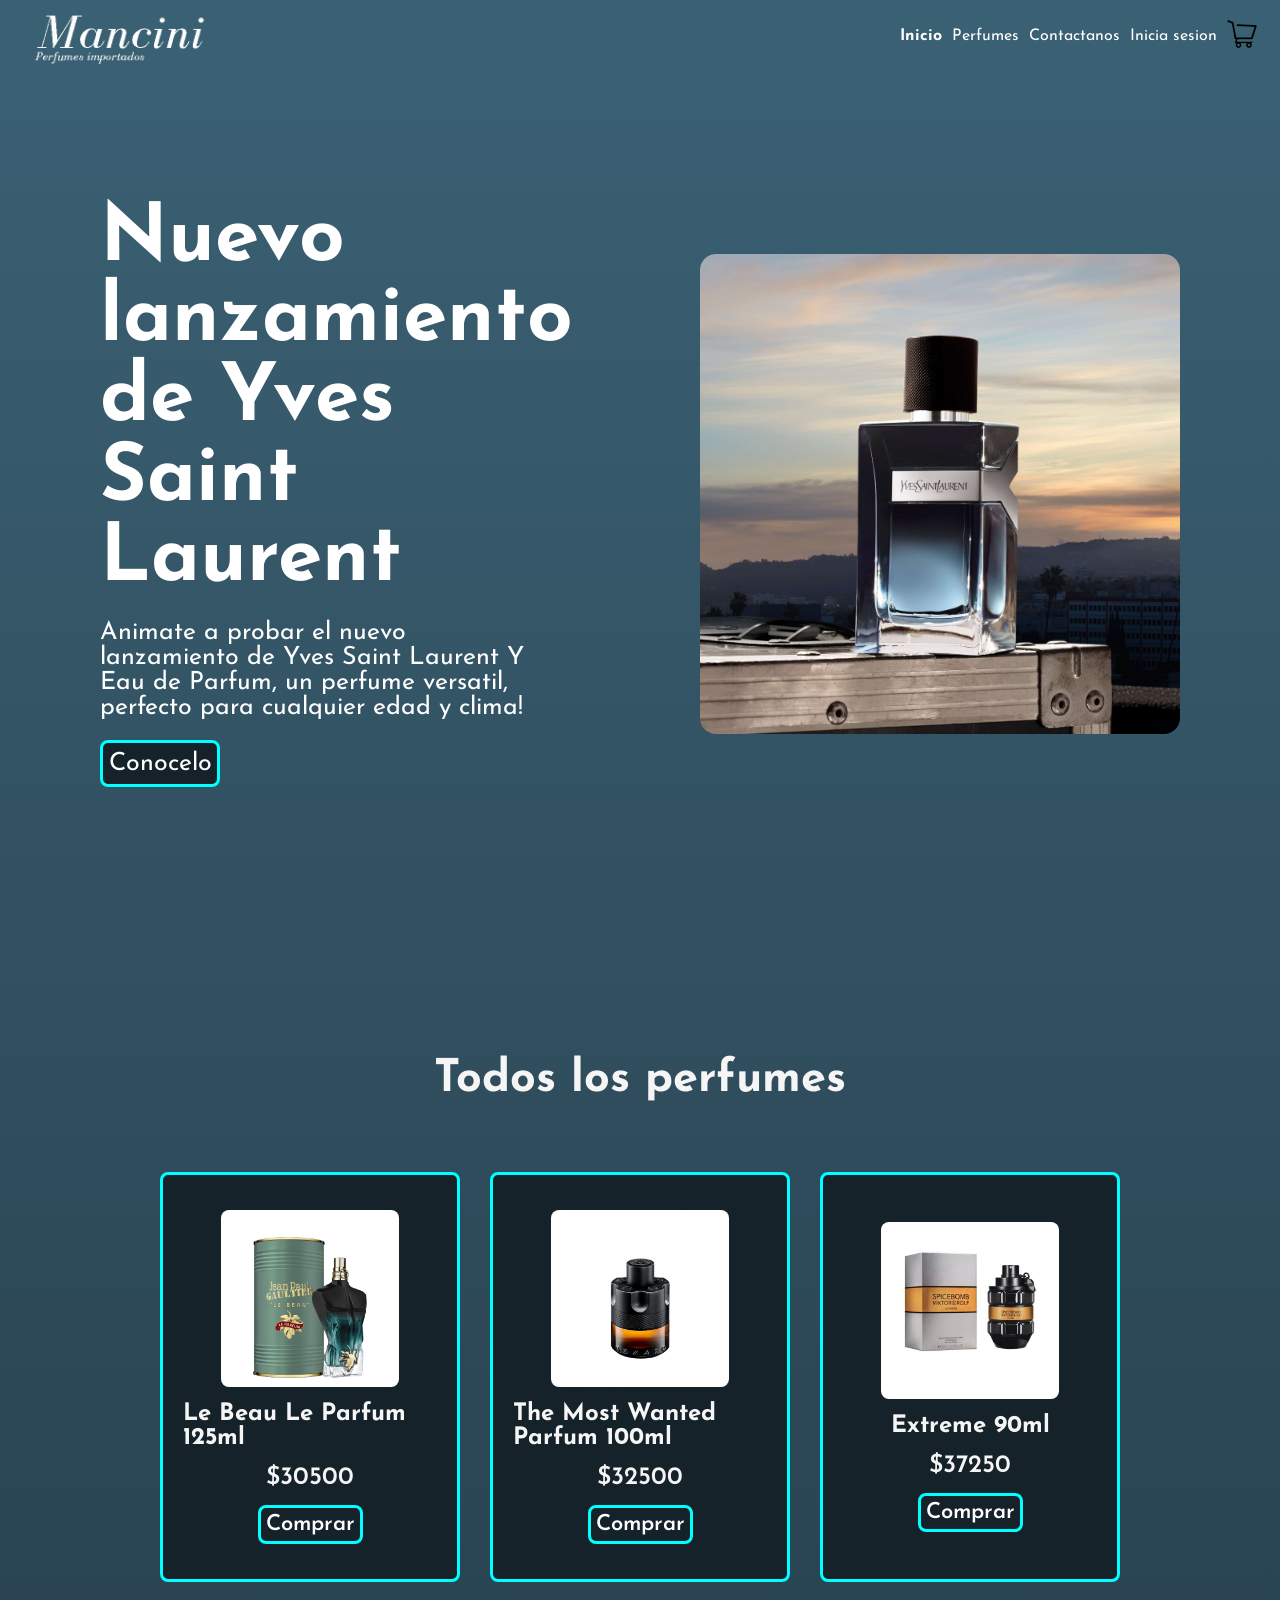
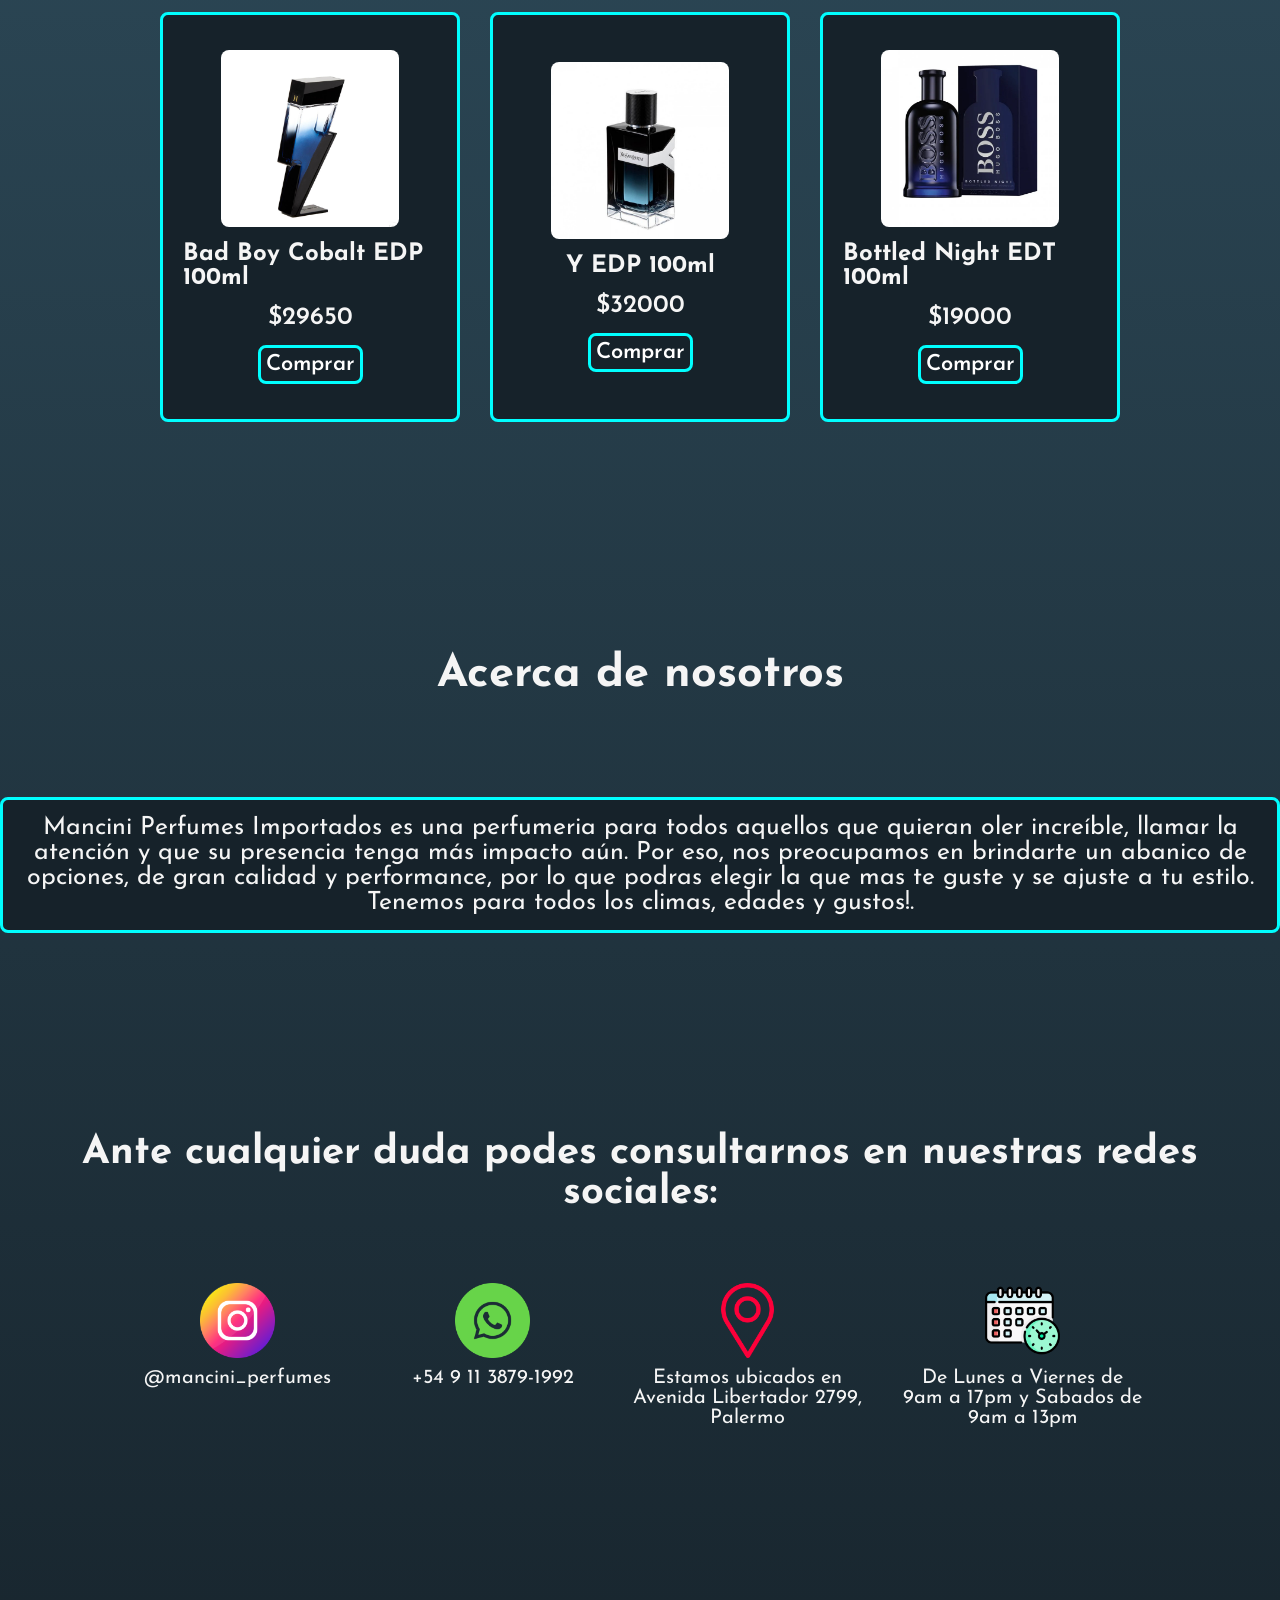
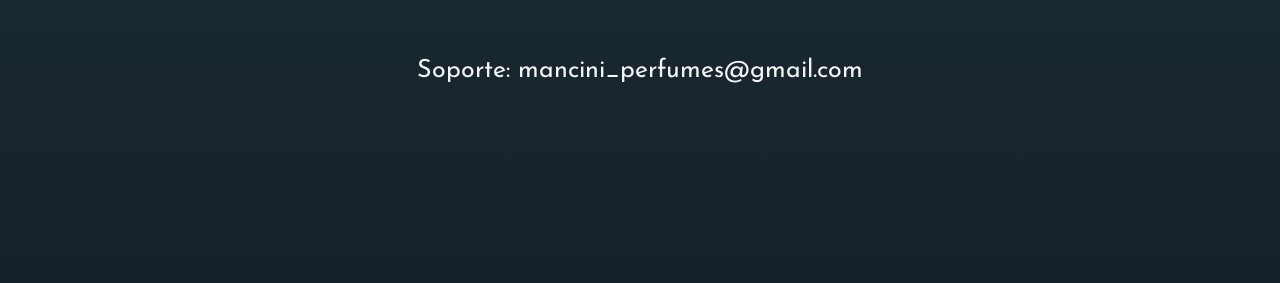
<file: index.html>
<!DOCTYPE html>
<html lang="en">
<head>
    <meta charset="UTF-8">
    <meta http-equiv="X-UA-Compatible" content="IE=edge">
    <meta name="viewport" content="width=device-width, initial-scale=1.0">
    <title>Mancini Perfumes Importados</title>
    <link rel="stylesheet" href="assets/style.css">
    <link rel="stylesheet" href="/assets/mediaquieries.css">
</head>
<body>
    <header> 
        <img src="/assets/img/logoint.png" alt="logoint" class="logo-h">

        <nav class="navbar">
            <label for="menu-toggle" class="menu-label">
                <img src="./assets/img/menuhamburguesa.png" alt="menu" class="menu-icon">
            </label>
            <input type="checkbox" id="menu-toggle">
            <ul class="navbar-list">
                <li><a href="./index.html">Inicio</a></li>
                <li><a href="#products">Perfumes</a></li>
                <li><a href="#contactanos-section">Contactanos</a></li>
                <li><a href="./inicio-de-sesion.html">Inicia sesion</a></li>
            </ul>

            <label for="cart-toggle" class="cart-label">
                <div class="cart-icon"><img src="./assets/img/carrito-removebg-preview.png" alt="carrito de compras"></div>
            </label>
            <input type="checkbox" id="cart-toggle">
            <div class="cart" id="cartBox">                
                <h2>Tus perfumes!</h2>
                <!-- productos -->
                <!-- <div class="cart-item">
                    <img src="./assets/img/perfumes/142495-b-le-beau-le-parfum-edp-125ml_1.jpg" alt="le beau">
                    <div class="item-info">
                        <h2 class="product-title">Le Beau Le Parfum</h2>
                        <h3 class="product-brand">Jean Paul Gaultier</h3>
                        <p class="price">$30.500</p>
                    </div>
                    <div class="quantity-handler">
                        <span class="quantity-minus">-</span>
                        <span class="quantity-total">1</span>
                        <span class="quantity-plus">+</span>
                    </div>
                </div>

                <div class="cart-item">
                    <img src="./assets/img/perfumes/131161-a-y-edp-100ml_1_1.jpg" alt="le beau">
                    <div class="item-info">
                        <h2 class="product-title">Y EDP</h2>
                        <h3 class="product-brand">Yves Saint Laurent</h3>
                        <p class="price">$32.000</p>
                    </div>
                    <div class="quantity-handler">
                        <span class="quantity-minus">-</span>
                        <span class="quantity-total">1</span>
                        <span class="quantity-plus">+</span>
                    </div>
                </div>

                <div class="cart-item">
                    <img src="./assets/img/perfumes/hugo-boss-boss-bottled-night-eau-de-toilette-200ml.jpg" alt="le beau">
                    <div class="item-info">
                        <h2 class="product-title">Bottled Night</h2>
                        <h3 class="product-brand">Hugo Boss</h3>
                        <p class="price">$19.000</p>
                    </div>
                    <div class="quantity-handler">
                        <span class="quantity-minus">-</span>
                        <span class="quantity-total">1</span>
                        <span class="quantity-plus">+</span>
                    </div>
                </div> -->
                <span class="end-cart-list"></span>
                <div class="total-cart">
                    <p>Total:$</p>
                    <span>0</span>
                </div>
                <button class="btn-buy">Comprar</button>
            </div>
        </nav>
    </header>
    <main>
        <section id="hero">
            <div class="hero-text">
                <h1>Nuevo lanzamiento de Yves Saint Laurent</h1>
                <p>Animate a probar el nuevo lanzamiento de Yves Saint Laurent Y Eau de Parfum, un perfume versatil, perfecto para cualquier edad y clima!</p>
                <a href="#y-edp">Conocelo</a>
            </div>
            <div class="hero-card"><img src="./assets/img/hero-y-edp.jpg" alt="Y edp hero" class="Y-hero"></div>
        </section>

        <section id="products">
            <div class="titles"><h2 class="title-product">Todos los perfumes</h2></div>
            <div class="perfumes">
                    <!-- <div class="le-beau">
                        <img src="./assets/img/perfumes/142495-b-le-beau-le-parfum-edp-125ml_1.jpg" alt="lebeau" class="le-beau-le-parfum">
                        <h2 class="lebeau-title">Jean Paul Gaultier Le Beau Le Parfum 125ml</h2>
                        <p class="lebeau-price">$30.500</p>
                        <a href="#" class="BuyBtn">Comprar</a>
                    </div>

                    <div class="azzaro">
                        <img src="./assets/img/perfumes/azzaro-the-most-wanted-parfum-50ml.jpg" alt="mw" class="azzaromw">
                        <h2 class="azzaromw-title">Azzaro The Most Wanted Parfum 100ml</h2>
                        <p class="azzaromw-price">$32.500</p>
                        <a href="#" class="BuyBtn">Comprar</a>
                    </div>

                    <div class="spicebomb">
                        <img src="./assets/img/perfumes/spicebombextreme.jpg" alt="" class="spicebombex">
                        <h2 class="spicebomb-title">Spicebomb Extreme 90ml</h2>
                        <p class="spicebomb-price">$37.250</p>
                        <a href="#" class="BuyBtn">Comprar</a>
                    </div>

                    <div class="ch">
                        <img src="./assets/img/perfumes/142868-a-bad-boy-cobalt-edp-150ml_2.jpg" alt="chbb" class="bad-boy">
                        <h2 class="bad-boy-title">CH Bad Boy Cobalt EDP 100ml</h2>
                        <p class="bad-boy-price">$29.650</p>
                        <a href="#" class="BuyBtn">Comprar</a>
                    </div>
                
                    <div id="y-edp">
                        <img src="./assets/img/perfumes/131161-a-y-edp-100ml_1_1.jpg" alt="ysledp" class="ysl-y">
                        <h2 class="ysl-y-title">Yves Saint Laurent Y EDP 100ml</h2>
                        <p class="ysl-y-price">$32.000</p>
                        <a href="#" class="BuyBtn">Comprar</a>
                    </div>

                    <div class="hugo-boss">
                        <img src="./assets/img/perfumes/hugo-boss-boss-bottled-night-eau-de-toilette-200ml.jpg" alt="" class="bottled">
                        <h2 class="bottled-title">Hugo Boss Bottled Night EDT 100ml</h2>
                        <p class="bottled-price">$19.000</p>
                        <a href="#" class="BuyBtn">Comprar</a>
                    </div> -->
            </div>
        </section>

        <section id="about-us">
            <h2 class="about-us-title">Acerca de nosotros</h2>
            <p class="about-us-text">Mancini Perfumes Importados es una perfumeria para todos aquellos que quieran oler increíble, llamar la atención y que su presencia tenga más impacto aún.
                Por eso, nos preocupamos en brindarte un abanico de opciones, de gran calidad y performance, por lo que podras elegir la que mas te guste y se ajuste a tu estilo.
                Tenemos para todos los climas, edades y gustos!.</p>
        </section>

        <section id="contactanos-section">
            <h2 class="contacto-title">Ante cualquier duda podes consultarnos en nuestras redes sociales:</h2>
            <div class="redes">    
                <div class="instagram">   
                    <img src="./assets/img/logos-redes/3955024.png" alt="logoig" class="logo-insta">
                    <p class="texto-insta">@mancini_perfumes</p>
                </div>
                <div class="whatsapp">
                    <img src="./assets/img/logos-redes/whatsapp.png" alt="logowpp" class="logo-whatsapp">
                    <p class="texto-whatsapp">+54 9 11 3879-1992</p>
                </div>
                <div class="localizacion">
                    <img src="./assets/img/logos-redes/1001022.png" alt="" class="location">
                    <p class="direccion">Estamos ubicados en Avenida Libertador 2799, Palermo</p>
                </div>
                <div class="horarios">
                    <img src="./assets/img/logos-redes/2802888.png" alt="" class="horaydia">
                    <p>De Lunes a Viernes de 9am a 17pm y Sabados de 9am a 13pm</p>
                </div>
            </div>
        </section>
        <footer><p>Soporte: mancini_perfumes@gmail.com</p></footer>
        <div class="product-confirm"></div>
    </main>
    <script src="./assets/data.js"></script>
    <script src="./index.js"></script>  
</body>
</html>
</file>
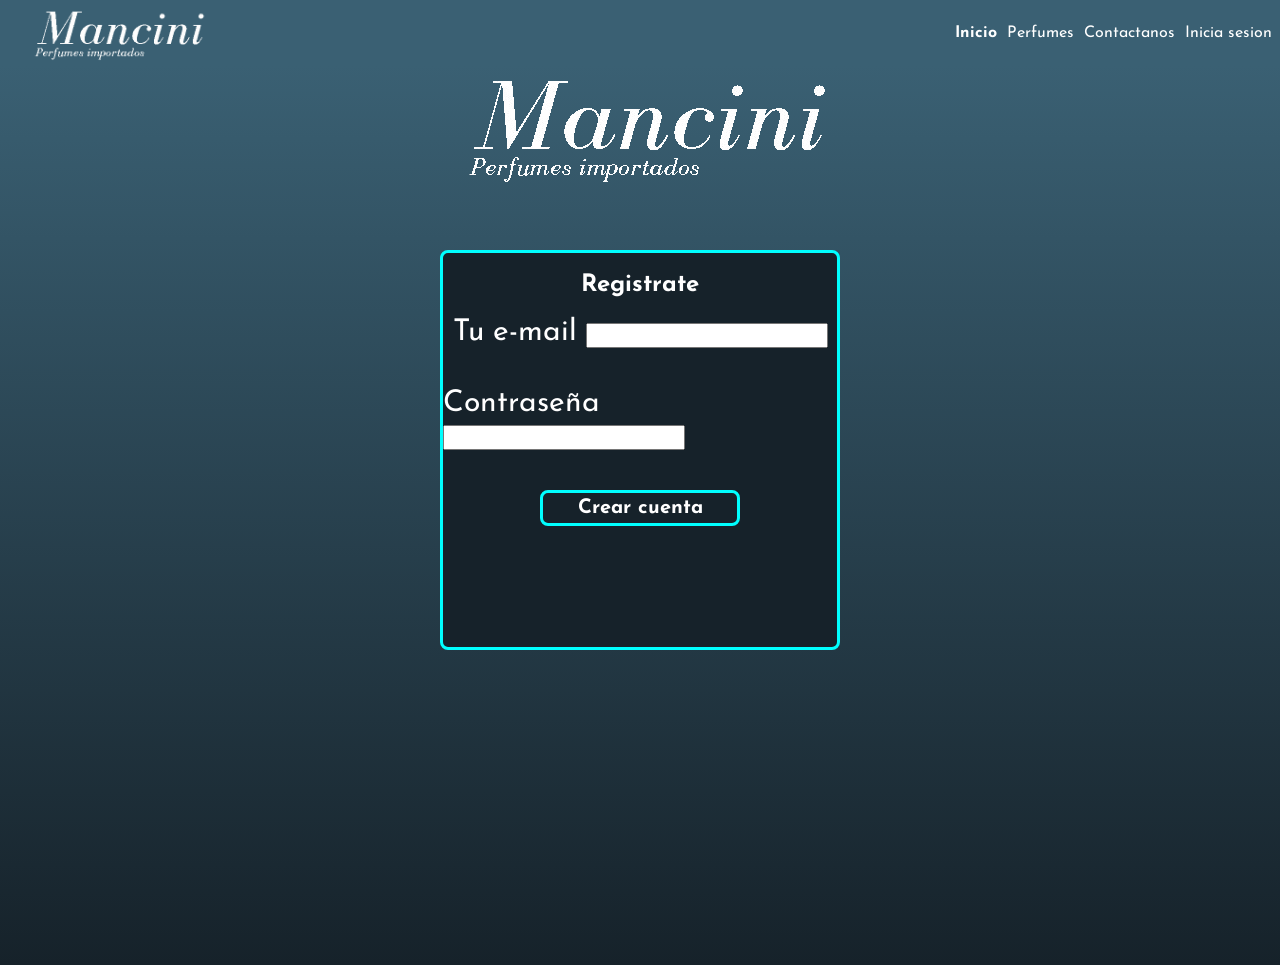
<file: registro.html>
<!DOCTYPE html>
<html lang="en">
<head>
    <meta charset="UTF-8">
    <meta http-equiv="X-UA-Compatible" content="IE=edge">
    <meta name="viewport" content="width=device-width, initial-scale=1.0">
    <title>Mancini Perfumes Importados</title>
    <link rel="stylesheet" href="assets/style.css">
    <link rel="stylesheet" href="/assets/mq_sign_in.css">
</head>
<body>
    <header> 
        <img src="/assets/img/logoint.png" alt="logoint" class="logo-h">

        <nav class="navbar">
            <label for="menu-toggle" class="menu-label">
                <img src="./assets/img/menuhamburguesa.png" alt="menu" class="menu-icon">
            </label>
            <input type="checkbox" id="menu-toggle">
            <ul class="navbar-list">
                <li><a href="./index.html">Inicio</a></li>
                <li><a href="#products">Perfumes</a></li>
                <li><a href="#contactanos-section">Contactanos</a></li>
                <li><a href="./inicio-de-sesion.html">Inicia sesion</a></li>
            </ul>
        </nav>
    </header>
    <section id="registro">
        <div class="logo-inicio-sesion"><img src="./assets/img/logoint.png" alt="logomancini"></div>
        <div class="formulario">
            <h1>Registrate</h1>
            <form method="post">
                <div class="e-mail">
                    <label for="email">Tu e-mail</label>
                    <input type="email" id="email" required>
                </div>
                <div class="contraseña">
                    <label for="password">Contraseña</label>
                    <input type="password" id="password" required>
                </div>
                <a href="./index.html" class="sign-up">Crear cuenta</a>
            </form>
        </div>
    </section>    
</body>
</html>
</file>
<file: assets/style.css>
@import url('https://fonts.googleapis.com/css2?family=Josefin+Sans:ital,wght@0,100;0,200;0,300;0,400;0,500;0,600;0,700;1,100;1,200;1,300;1,400;1,500;1,600;1,700&display=swap');

:root{
    --background-color-header: #3A6073;
    --background-color-main:#16222A;
}

*{
    margin: 0;
    padding: 0;
    box-sizing: border-box;
    text-decoration: none;
    list-style-type: none;
    font-family: 'Josefin Sans', sans-serif;
}

html {
    scroll-behavior: smooth;
    transition: transform 0.6s;
}

body::-webkit-scrollbar{
    display: none;
}

/* Header */

 header{
    margin-top: 0;
    width: 100%;
    display: flex;
    background:#3A6073;
    justify-content: space-between;
    align-items: center;
    max-height: 65px;
    padding: 0rem 0.5rem 0rem 1rem;
    position: sticky;
    top: 0;
    z-index: 1
}

.navbar,.navbar-list{
    display: flex;
    align-items: center;
    justify-content: center;
    flex-direction: row;
}

.navbar{
    gap: 10px;
}

.navbar-list{
    gap: 10px;
}

.navbar-list a{
    color: white;
    cursor: pointer;
}

.navbar-list li:first-child{
    font-weight: 900;
}

.logo-h{
    width: 200px;
    padding: 0.5rem;
    cursor: pointer;
}

#menu-toggle, .menu-label{
    display: none;
}

#cart-toggle{
    display: none;
}

#cart-toggle:checked + .cart{
    display: flex;
}

.cart-icon{
    width: 45px;
    padding-right:30px;
}

.cart-icon img{
    width: 30px;
    cursor: pointer;
  }

.cart{
    position: absolute;
    top: 65px;
    right: 0;
    padding: 50px 5px;
    background: -webkit-linear-gradient(to bottom, #3A6073, #16222A);
    background: linear-gradient(to bottom, #3A6073, #16222A);
    border: 3px solid aqua;
    border-top: 0px;
    border-radius: 0.5rem;
    display: flex;
    flex-direction: column;
    align-items: center;
    gap: 20px;
    z-index: 2;
    overflow-y: scroll;
    display: none;
    /* max-height: 700px; */
}

.cart::-webkit-scrollbar{
    display: none;
}

.cart h2{
    color: white;
    font-weight: 800;
}

.cart-item{
    color: white;
    display: flex;
    align-items: center;
    justify-content: space-between;
    gap: 10px;
    border: 3px solid aquamarine;
    border-radius: 0.5rem;
    padding: 5px;
    width: 320px;
}

.cart-item h2{
    font-size: 17px;
    font-weight: 900;
}

.cart-item h3{
    font-size: 15px;
    font-weight: 500;
}

.cart-item img{
    width: 75px;
}

.quantity-handler{
    display: flex;
    align-items: center;
    justify-content: center;
    gap: 15px;
}

.quantity-minus{
    font-size: 30px;
    border: 3px solid aquamarine;
    padding-left: 10px;
    padding-right: 10px;
    border-radius: 0.5rem;
}

.quantity-plus{
    font-size: 30px;
    border: 3px solid aquamarine;
    padding-left: 6px;
    padding-right: 6px;
    border-radius: 0.5rem;
}

.quantity-total{
    font-size: 20px;
}

.end-cart-list{
    width: 350px;
    height: 3px;
    background: aquamarine;
}

.total-cart{
    display: flex;
    align-items: left;
    color: white;
    font-size: 20px;
    font-weight: 600;
}

.btn-buy{
    background: #16222A;
    color: white;
    width: 150px;
    height: 35px;
    align-items: center;
    justify-content: center;
    font-size: 20px;
    font-weight: 700;
    border:3px solid aquamarine;
    border-radius: 0.5rem;
    cursor: pointer;
}

/* Main */

main{
    background: #16222A;
    background: -webkit-linear-gradient(to bottom, #3A6073, #16222A);
    background: linear-gradient(to bottom, #3A6073, #16222A);
    display: flex;
    flex-direction: column;
    color: whitesmoke;
    align-items: center;
    justify-content: center;
    width: 100%;
    gap: 200px;
}

/* Hero */

#hero{
    display: flex;
    margin-top: 65px;
    padding: 70px 0px;
    max-width: 1200px;
    justify-content:center;
    align-items:center;
    flex-wrap: wrap;
}

.hero-text{
    display: flex;
    flex-direction: column;
    gap: 20px;
    max-width: 50%;
}

.hero-text h1{
    font-size: 80px;
    width: 85%;
    min-width: 500px;
    font-weight: 800;
    color: white;
}

.hero-text p{
    font-size: 25px;
    width: 75%;
    color: white;

}

.hero-text a{
    color: white;
    font-size: 25px;
    background-color: #16222A;
    border: solid 3px aqua;
    width: 120px;
    padding: 8px 0px;
    border-radius: 0.5rem;
    text-align: center;
}

.hero-card{
    width: 40%;
    display: flex;
    justify-content: center;
}

.Y-hero{
    width: 100%;
    border-radius: 1rem;
}

.titles{
    display: flex;
    flex-direction: column;
    font-size: 30px;
}

#products{
    flex-direction: column;
    display: flex;
    align-items: center;
    gap: 40px;
    width: 100vw;
}

.perfumes{

    display: grid;
    justify-content: center;
    grid-template-columns: 400px 400px 400px;
    width: 80%;
    margin: 0 auto;

    padding: 30px;

    gap: 30px;
}

.le-beau{
    display: flex;
    flex-direction: column;
    align-items: center;
    justify-content: center;
    border: 3px solid aqua;
    border-radius: 0.5rem;
    width: 400px;
    height: 500px;
    padding: 20px;
    gap: 15px;
    background-color: #16222A;
    transition: transform 0.6s;
    cursor: pointer;
}

.le-beau:hover{
    transform: scale(1.1)
}

.le-beau p{
    font-size: 25px;
    font-weight: 600;
}

.le-beau a{
    border: 3px solid aqua;
    background-color: #16222A;
    color: white;
    padding: 5px;
    font-size: 22px;
    font-weight: 600;
    border-radius: 0.5rem;
}

.le-beau img{
    width: 70%;
    border-radius: 0.5rem;
}

.azzaro{
    display: flex;
    flex-direction: column;
    align-items: center;
    justify-content: center;
    border: 3px solid aqua;
    border-radius: 0.5rem;
    width: 400px;
    height: 500px;
    padding: 20px;
    gap: 15px;
    background-color: #16222A;
    transition: transform 0.6s;
    cursor: pointer;
}

.azzaro:hover{
    transform: scale(1.1)
}

.azzaro p{
    font-size: 25px;
    font-weight: 600;
}

.azzaro a{
    border: 3px solid aqua;
    background-color: #16222A;
    color: white;
    padding: 5px;
    font-size: 22px;
    font-weight: 600;
    border-radius: 0.5rem;
}

.azzaro img{
    width: 70%;
    border-radius: 0.5rem;
}

.spicebomb{
    display: flex;
    flex-direction: column;
    align-items: center;
    justify-content: center;
    border: 3px solid aqua;
    border-radius: 0.5rem;
    width: 400px;
    height: 500px;
    padding: 20px;
    gap: 15px;
    background-color: #16222A;
    transition: transform 0.6s;
    cursor: pointer;
}

.spicebomb:hover{
    transform: scale(1.1)
}

.spicebomb p{
    font-size: 25px;
    font-weight: 600;
}

.spicebomb a{
    border: 3px solid aqua;
    background-color: #16222A;
    color: white;
    padding: 5px;
    font-size: 22px;
    font-weight: 600;
    border-radius: 0.5rem;
}

.spicebomb img{
    width: 70%;
    border-radius: 0.5rem;
}

.ch{
    display: flex;
    flex-direction: column;
    align-items: center;
    justify-content: center;
    border: 3px solid aqua;
    border-radius: 0.5rem;
    width: 400px;
    height: 500px;
    padding: 20px;
    gap: 15px;
    background-color: #16222A;
    transition: transform 0.6s;
    cursor: pointer;
}

.ch:hover{
    transform: scale(1.1)
}

.ch p{
    font-size: 25px;
    font-weight: 600;
}

.ch a{
    border: 3px solid aqua;
    background-color: #16222A;
    color: white;
    padding: 5px;
    font-size: 22px;
    font-weight: 600;
    border-radius: 0.5rem;
}

.ch img{
    width: 75%;
    border-radius: 0.5rem;
}

#y-edp{
    display: flex;
    flex-direction: column;
    align-items: center;
    justify-content: center;
    border: 3px solid aqua;
    border-radius: 0.5rem;
    width: 400px;
    height: 500px;
    padding: 20px;
    gap: 15px;
    background-color: #16222A;
    transition: transform 0.6s;
    cursor: pointer;
}

#y-edp:hover{
    transform: scale(1.1)
}

#y-edp p{
    font-size: 25px;
    font-weight: 600;
}

#y-edp a{
    border: 3px solid aqua;
    background-color: #16222A;
    color: white;
    padding: 5px;
    font-size: 22px;
    font-weight: 600;
    border-radius: 0.5rem;
}

#y-edp img{
    width: 75%;
    border-radius: 0.5rem;
}

.hugo-boss{
    display: flex;
    flex-direction: column;
    align-items: center;
    justify-content: center;
    border: 3px solid aqua;
    border-radius: 0.5rem;
    width: 400px;
    height: 500px;
    padding: 20px;
    gap: 15px;
    background-color: #16222A;
    transition: transform 0.6s;
    cursor: pointer;
}

.hugo-boss:hover{
    transform: scale(1.1)
}

.hugo-boss p{
    font-size: 25px;
    font-weight: 600;
}

.hugo-boss a{
    border: 3px solid aqua;
    background-color: #16222A;
    color: white;
    padding: 5px;
    font-size: 22px;
    font-weight: 600;
    border-radius: 0.5rem;
}

.hugo-boss img{
    width: 75%;
    border-radius: 0.5rem;
}

#about-us{
    display: flex;
    flex-direction: column;
    justify-content: center;
    text-align: center;
    gap: 100px;
    max-width: 1400px;
}

#about-us h2{
    font-size: 45px;
}

.about-us-text{
    font-size: 25px;
    text-align: center;
    background-color: #16222A;
    padding: 15px;
    border: 3px solid aqua;
    border-radius: 0.5rem;
    max-width: 100%;
}

/* Inicio de parte de "inicia de sesion/registrate" */

#iniciosesion{
    display: flex;
    flex-direction: column;
    flex-wrap: wrap;
    width: 100vw;
    height: 100vh;
    background: #16222A;
    background: -webkit-linear-gradient(to bottom, #3A6073, #16222A);
    background: linear-gradient(to bottom, #3A6073, #16222A);
}

.logo-inicio-sesion{
    display: flex;
    justify-content: center;
    top: 0;
}

.formulario{
    position:absolute;
    top: 50%;
    left: 50%;
    transform: translate(-50%, -50%);
    width: 400px;
    height: 400px;
    background:#16222A;
    border: solid 3px aqua;
    border-radius: 0.5rem;
    color: white;
}

.formulario h1{
    text-align: center;
    padding: 20px 0px 20px 0px;
}

.formulario form{
    display: flex;
    flex-direction: column;
    align-items: center;
    justify-content: center;
    gap: 40px;
    font-size: 30px;
}

#email{
    justify-content: center;
    align-items: center;
    height: 25px;
    font-size: 20px;
}

#password{
    justify-content: center;
    align-items: center;
    height: 25px;
    font-size: 20px;
}

.registrarse{
    text-align: center;
}

.sign-in{
    height: 30px;
    width: 200px;
    font-size: 20px;
    font-weight: 700;
    background: #16222A;
    border: 3px solid aqua;
    border-radius: 0.5rem;
    padding: 5px 0px 25px 35px;
    color: white;
}

#registro{
    display: flex;
    flex-direction: column;
    flex-wrap: wrap;
    width: 100vw;
    height: 100vh;
    background: #16222A;
    background: -webkit-linear-gradient(to bottom, #3A6073, #16222A);
    background: linear-gradient(to bottom, #3A6073, #16222A);
}

.sign-up{
    height: 30px;
    width: 200px;
    font-size: 20px;
    font-weight: 700;
    background: #16222A;
    border: 3px solid aqua;
    border-radius: 0.5rem;
    padding: 5px 0px 25px 35px;
    color: white;
}

/* Inicio de codigo de parte "contactanos" */

#contactanos-section{
    flex-direction: column;
    display: flex;
    align-items: center;
    gap: 40px;
    width: 100vw;
}

.contacto-title{
    display: flex;
    text-align: center;
    font-size: 40px;
}


.redes{
    display: grid;
    justify-content: center;
    grid-template-columns: 240px 240px 300px 300px;
    width: 80%;
    margin: 0 auto;
    padding: 30px;
    gap: 15px;
}

.instagram{
    display: flex;
    flex-direction: column;
    align-items: center;
    width: 240px;
    gap: 10px;
}

.instagram img{
    width: 75px;
}

.instagram p{
    font-size: 20px;
}

.whatsapp{
    display: flex;
    flex-direction: column;
    align-items: center;
    width: 240px;
    gap: 10px;
}

.whatsapp img{
    width: 75px;
}

.whatsapp p{
    font-size: 20px;
}


.localizacion{
    display: flex;
    flex-direction: column;
    align-items: center;
    width: 300px;
    gap: 10px;
}

.localizacion img{
    width: 75px;
}

.localizacion p{
    text-align: center;
    font-size: 20px;
}

.horarios{
    display: flex;
    flex-direction: column;
    align-items: center;
    width: 300px;
    gap: 10px;
}

.horarios img{
    width: 75px;
}

.horarios p{
    text-align: center;
    font-size: 20px;
}

footer{
    display: flex;
    text-align: center;
}

footer p{
    font-size: 25px;
}
</file>
<file: assets/mediaquieries.css>
@media (max-width:1440px){
    *{
        margin: 0;
        padding: 0;
        box-sizing: border-box;
        text-decoration: none;
        list-style-type: none;
        font-family: 'Josefin Sans', sans-serif;
        flex-wrap: wrap;
    }

    .navbar,.navbar-list{
        display: flex;
        align-items: center;
        justify-content: space-between;
        flex-wrap: nowrap;
        gap: 10px;
    }


}

@media (max-width:1299px){
    *{
        margin: 0;
        padding: 0;
        box-sizing: border-box;
        text-decoration: none;
        list-style-type: none;
        font-family: 'Josefin Sans', sans-serif;
        flex-wrap: wrap;
    }

    .navbar,.navbar-list{
        display: flex;
        align-items: center;
        justify-content: space-between;
        flex-wrap: nowrap;
        gap: 10px;
    }

    .perfumes{
        display: grid;
        grid-template-columns: 300px 300px 300px;
    }

    .le-beau{
        display: flex;
        flex-direction: column;
        align-items: center;
        justify-content: center;
        border: 3px solid aqua;
        border-radius: 0.5rem;
        width: 300px;
        height: 410px;
        padding: 20px;
        gap: 15px;
        background-color: #16222A;
        transition: transform 0.6s;
        cursor: pointer;
    }

    .azzaro{
        display: flex;
        flex-direction: column;
        align-items: center;
        justify-content: center;
        border: 3px solid aqua;
        border-radius: 0.5rem;
        width: 300px;
        height: 410px;
        padding: 20px;
        gap: 15px;
        background-color: #16222A;
        transition: transform 0.6s;
        cursor: pointer;
    }

    .spicebomb{
        display: flex;
        flex-direction: column;
        align-items: center;
        justify-content: center;
        border: 3px solid aqua;
        border-radius: 0.5rem;
        width: 300px;
        height: 410px;
        padding: 20px;
        gap: 15px;
        background-color: #16222A;
        transition: transform 0.6s;
        cursor: pointer;
    }

    .ch{
        display: flex;
        flex-direction: column;
        align-items: center;
        justify-content: center;
        border: 3px solid aqua;
        border-radius: 0.5rem;
        width: 300px;
        height: 410px;
        padding: 20px;
        gap: 15px;
        background-color: #16222A;
        transition: transform 0.6s;
        cursor: pointer;
    }

    #y-edp{
        display: flex;
        flex-direction: column;
        align-items: center;
        justify-content: center;
        border: 3px solid aqua;
        border-radius: 0.5rem;
        width: 300px;
        height: 410px;
        padding: 20px;
        gap: 15px;
        background-color: #16222A;
        transition: transform 0.6s;
        cursor: pointer;
    }

    .hugo-boss{
        display: flex;
        flex-direction: column;
        align-items: center;
        justify-content: center;
        border: 3px solid aqua;
        border-radius: 0.5rem;
        width: 300px;
        height: 410px;
        padding: 20px;
        gap: 15px;
        background-color: #16222A;
        transition: transform 0.6s;
        cursor: pointer;
    }

    .redes{
        display: grid;
        grid-template-columns: 240px 240px 260px 260px;
    }

    .instagram{
        width: 240px;
    }

    .whatsapp{
        width: 240px;
    }

    .localizacion{
        width: 240px;
    }

    .horarios{
        width:240px;
    }
}

@media (max-width:1024px){
    *{
        margin: 0;
        padding: 0;
        box-sizing: border-box;
        text-decoration: none;
        list-style-type: none;
        font-family: 'Josefin Sans', sans-serif;
        flex-wrap: wrap;
    }

    .navbar,.navbar-list{
        display: flex;
        align-items: center;
        justify-content: space-between;
        flex-wrap: nowrap;
        gap: 10px;
    }

    .redes{
        display: grid;
        grid-template-columns: 220px 220px 240px 240px;
    }

    .instagram{
        width: 220px;
    }

    .whatsapp{
        width: 220px;
    }

    .localizacion{
        width: 220px;
    }

    .horarios{
        width:220px;
    }
}

@media (max-width:999px){
    *{
        margin: 0;
        padding: 0;
        box-sizing: border-box;
        text-decoration: none;
        list-style-type: none;
        font-family: 'Josefin Sans', sans-serif;
        flex-wrap: wrap;
    }

    .navbar,.navbar-list{
        display: flex;
        align-items: center;
        justify-content: space-between;
        flex-wrap: nowrap;
        gap: 10px;
    }

    .perfumes{
        display: grid;
        grid-template-columns: 250px 250px 250px;
    }

    .le-beau{
        display: flex;
        flex-direction: column;
        align-items: center;
        justify-content: center;
        border: 3px solid aqua;
        border-radius: 0.5rem;
        width: 250px;
        height: 380px;
        padding: 20px;
        gap: 15px;
        background-color: #16222A;
        transition: transform 0.6s;
        cursor: pointer;
    }

    .azzaro{
        display: flex;
        flex-direction: column;
        align-items: center;
        justify-content: center;
        border: 3px solid aqua;
        border-radius: 0.5rem;
        width: 250px;
        height: 380px;
        padding: 20px;
        gap: 15px;
        background-color: #16222A;
        transition: transform 0.6s;
        cursor: pointer;
    }

    .spicebomb{
        display: flex;
        flex-direction: column;
        align-items: center;
        justify-content: center;
        border: 3px solid aqua;
        border-radius: 0.5rem;
        width: 250px;
        height: 380px;
        padding: 20px;
        gap: 15px;
        background-color: #16222A;
        transition: transform 0.6s;
        cursor: pointer;
    }

    .ch{
        display: flex;
        flex-direction: column;
        align-items: center;
        justify-content: center;
        border: 3px solid aqua;
        border-radius: 0.5rem;
        width: 250px;
        height: 380px;
        padding: 20px;
        gap: 15px;
        background-color: #16222A;
        transition: transform 0.6s;
        cursor: pointer;
    }

    #y-edp{
        display: flex;
        flex-direction: column;
        align-items: center;
        justify-content: center;
        border: 3px solid aqua;
        border-radius: 0.5rem;
        width: 250px;
        height: 380px;
        padding: 20px;
        gap: 15px;
        background-color: #16222A;
        transition: transform 0.6s;
        cursor: pointer;
    }

    .hugo-boss{
        display: flex;
        flex-direction: column;
        align-items: center;
        justify-content: center;
        border: 3px solid aqua;
        border-radius: 0.5rem;
        width: 250px;
        height: 380px;
        padding: 20px;
        gap: 15px;
        background-color: #16222A;
        transition: transform 0.6s;
        cursor: pointer;
    }

    .redes{
        display: grid;
        grid-template-columns: 180px 180px 200px 200px;
    }

    .instagram{
        width: 180px;
    }

    .whatsapp{
        width: 180px;
    }

    .localizacion{
        width: 200px;
    }

    .horarios{
        width:200px;
    }
}

@media (max-width:860px){
    *{
        margin: 0;
        padding: 0;
        box-sizing: border-box;
        text-decoration: none;
        list-style-type: none;
        font-family: 'Josefin Sans', sans-serif;
        flex-wrap: wrap;
    }

    .navbar,.navbar-list{
        display: flex;
        align-items: center;
        justify-content: space-between;
        flex-wrap: nowrap;
        gap: 10px;
    }

    .perfumes{
        display: flex;
    }

    .le-beau{
        display: flex;
        flex-direction: column;
        align-items: center;
        justify-content: center;
        border: 3px solid aqua;
        border-radius: 0.5rem;
        width: 250px;
        height: 400px;
        padding: 20px;
        gap: 15px;
        background-color: #16222A;
        transition: transform 0.6s;
        cursor: pointer;
    }

    .azzaro{
        display: flex;
        flex-direction: column;
        align-items: center;
        justify-content: center;
        border: 3px solid aqua;
        border-radius: 0.5rem;
        width: 250px;
        height: 400px;
        padding: 20px;
        gap: 15px;
        background-color: #16222A;
        transition: transform 0.6s;
        cursor: pointer;
    }

    .spicebomb{
        display: flex;
        flex-direction: column;
        align-items: center;
        justify-content: center;
        border: 3px solid aqua;
        border-radius: 0.5rem;
        width: 250px;
        height: 400px;
        padding: 20px;
        gap: 15px;
        background-color: #16222A;
        transition: transform 0.6s;
        cursor: pointer;
    }

    .ch{
        display: flex;
        flex-direction: column;
        align-items: center;
        justify-content: center;
        border: 3px solid aqua;
        border-radius: 0.5rem;
        width: 250px;
        height: 400px;
        padding: 20px;
        gap: 15px;
        background-color: #16222A;
        transition: transform 0.6s;
        cursor: pointer;
    }

    #y-edp{
        display: flex;
        flex-direction: column;
        align-items: center;
        justify-content: center;
        border: 3px solid aqua;
        border-radius: 0.5rem;
        width: 250px;
        height: 400px;
        padding: 20px;
        gap: 15px;
        background-color: #16222A;
        transition: transform 0.6s;
        cursor: pointer;
    }

    .hugo-boss{
        display: flex;
        flex-direction: column;
        align-items: center;
        justify-content: center;
        border: 3px solid aqua;
        border-radius: 0.5rem;
       width: 250px;
        height: 400px;
        padding: 20px;
        gap: 15px;
        background-color: #16222A;
        transition: transform 0.6s;
        cursor: pointer;
    }

    .redes{
        display: grid;
        gap: 15px;
        grid-template-columns: 170px 160px 160px 160px;
    }

    .instagram{
        width: 160px;
    }

    .instagram p{
        font-size: large;
    }

    .whatsapp{
        width: 160px;
    }

    .whatsapp p{
        font-size: large;
    }

    .localizacion{
        width: 160px;
    }

    .localizacion p{
        font-size: large;
    }

    .horarios{
        width: 160px;
    }

    .horarios p{
        font-size: large;
    }
}

@media (max-width:737px){
    *{
        margin: 0;
        padding: 0;
        box-sizing: border-box;
        text-decoration: none;
        list-style-type: none;
        font-family: 'Josefin Sans', sans-serif;
        flex-wrap: wrap;
    }

    .navbar,.navbar-list{
        display: flex;
        align-items: center;
        justify-content: space-between;
        flex-wrap: nowrap;
        gap: 10px;
    }

    .hero-text h1{
        font-size: 40px;
        width: 35%;
        min-width: 400px;
        font-weight: 800;
        color: white;
    }

    .perfumes{
        display: grid;
        grid-template-columns: 250px 250px;
    }

    .le-beau{
        display: flex;
        flex-direction: column;
        align-items: center;
        justify-content: center;
        border: 3px solid aqua;
        border-radius: 0.5rem;
        width: 250px;
        height: 400px;
        padding: 20px;
        gap: 15px;
        background-color: #16222A;
        transition: transform 0.6s;
        cursor: pointer;
    }

    .azzaro{
        display: flex;
        flex-direction: column;
        align-items: center;
        justify-content: center;
        border: 3px solid aqua;
        border-radius: 0.5rem;
        width: 250px;
        height: 400px;
        padding: 20px;
        gap: 15px;
        background-color: #16222A;
        transition: transform 0.6s;
        cursor: pointer;
    }

    .spicebomb{
        display: flex;
        flex-direction: column;
        align-items: center;
        justify-content: center;
        border: 3px solid aqua;
        border-radius: 0.5rem;
        width: 250px;
        height: 400px;
        padding: 20px;
        gap: 15px;
        background-color: #16222A;
        transition: transform 0.6s;
        cursor: pointer;
    }

    .ch{
        display: flex;
        flex-direction: column;
        align-items: center;
        justify-content: center;
        border: 3px solid aqua;
        border-radius: 0.5rem;
        width: 250px;
        height: 400px;
        padding: 20px;
        gap: 15px;
        background-color: #16222A;
        transition: transform 0.6s;
        cursor: pointer;
    }

    #y-edp{
        display: flex;
        flex-direction: column;
        align-items: center;
        justify-content: center;
        border: 3px solid aqua;
        border-radius: 0.5rem;
        width: 250px;
        height: 400px;
        padding: 20px;
        gap: 15px;
        background-color: #16222A;
        transition: transform 0.6s;
        cursor: pointer;
    }

    .hugo-boss{
        display: flex;
        flex-direction: column;
        align-items: center;
        justify-content: center;
        border: 3px solid aqua;
        border-radius: 0.5rem;
       width: 250px;
        height: 400px;
        padding: 20px;
        gap: 15px;
        background-color: #16222A;
        transition: transform 0.6s;
        cursor: pointer;
    }

    .redes{
        display: grid;
        gap: 25px;
        grid-template-columns: 140px 140px;
    }

    .instagram{
        width: 140px;
    }

    .instagram p{
        font-size: medium;
    }

    .whatsapp{
        width: 140px;
    }

    .whatsapp p{
        font-size: medium;
    }

    .localizacion{
        width: 140px;
    }

    .localizacion p{
        font-size: medium;
    }

    .horarios{
        width: 140px;
    }

    .horarios p{
        font-size: medium;
    }
}

@media (max-width:581px){
    *{
        margin: 0;
        padding: 0;
        box-sizing: border-box;
        text-decoration: none;
        list-style-type: none;
        font-family: 'Josefin Sans', sans-serif;
        flex-wrap: wrap;
    }

    .navbar{
        flex-wrap: wrap;

    }

    .navbar-list{
        position: absolute;
        top: 65px;
        left: 5%;
        right: 5%;
        width: 90%;
        flex-direction: column;
        background: #16222A;
        background: -webkit-linear-gradient(to bottom, #3A6073, #16222A);
        background: linear-gradient(to bottom, #3A6073, #16222A);
        border: 3px solid aqua;
        border-bottom-left-radius: 0.5rem;
        border-bottom-right-radius: 0.5rem;
        text-align: center;
        border-top: 0px;
        gap: 15px;
        z-index: 2;
        padding: 45px 30px ;
        display: none;
    }

    .menu-label{
        display: flex;
        cursor: pointer;
        align-items: center;
        justify-content: flex-end;
        top: 0;
    }

    .menu-icon{
        margin: 0;
        width: 40px;
    }

    #menu-toggle:checked + .navbar-list{
        display: flex;
    }

    /* .open-menu{
        display: flex;
    } */
}

    @media (max-width:545px){
        *{
            margin: 0;
            padding: 0;
            box-sizing: border-box;
            text-decoration: none;
            list-style-type: none;
            font-family: 'Josefin Sans', sans-serif;
            flex-wrap: wrap;
        }

        .navbar{
            flex-wrap: wrap;

        }

        .navbar-list{
            position: absolute;
            top: 65px;
            left: 5%;
            right: 5%;
            width: 90%;
            flex-direction: column;
            background: #16222A;
            background: -webkit-linear-gradient(to bottom, #3A6073, #16222A);
            background: linear-gradient(to bottom, #3A6073, #16222A);
            border: 3px solid aqua;
            border-bottom-left-radius: 0.5rem;
            border-bottom-right-radius: 0.5rem;
            text-align: center;
            border-top: 0px;
            gap: 15px;
            z-index: 2;
            padding: 45px 30px ;
            display: none;
        }

        .menu-label{
            display: flex;
            cursor: pointer;
            align-items: center;
            justify-content: flex-end;
            top: 0;
        }

        .menu-icon{
            margin: 0;
            width: 40px;
        }

        #menu-toggle:checked + .navbar-list{
            display: flex;
        }

        .perfumes{
            display: grid;
            grid-template-columns: 220px 228px;
        }

        .le-beau{
            display: flex;
            flex-direction: column;
            align-items: center;
            justify-content: center;
            border: 3px solid aqua;
            border-radius: 0.5rem;
            width: 230px;
            height: 380px;
            padding: 20px;
            gap: 15px;
            background-color: #16222A;
            transition: transform 0.6s;
            cursor: pointer;
        }

        .azzaro{
            display: flex;
            flex-direction: column;
            align-items: center;
            justify-content: center;
            border: 3px solid aqua;
            border-radius: 0.5rem;
            width: 230px;
            height: 380px;
            padding: 20px;
            gap: 15px;
            background-color: #16222A;
            transition: transform 0.6s;
            cursor: pointer;
        }

        .spicebomb{
            display: flex;
            flex-direction: column;
            align-items: center;
            justify-content: center;
            border: 3px solid aqua;
            border-radius: 0.5rem;
            width: 230px;
            height: 380px;
            padding: 20px;
            gap: 15px;
            background-color: #16222A;
            transition: transform 0.6s;
            cursor: pointer;
        }

        .ch{
            display: flex;
            flex-direction: column;
            align-items: center;
            justify-content: center;
            border: 3px solid aqua;
            border-radius: 0.5rem;
            width: 230px;
            height: 380px;
            padding: 20px;
            gap: 15px;
            background-color: #16222A;
            transition: transform 0.6s;
            cursor: pointer;
        }

        #y-edp{
            display: flex;
            flex-direction: column;
            align-items: center;
            justify-content: center;
            border: 3px solid aqua;
            border-radius: 0.5rem;
            width: 230px;
            height: 380px;
            padding: 20px;
            gap: 15px;
            background-color: #16222A;
            transition: transform 0.6s;
            cursor: pointer;
        }

        .hugo-boss{
            display: flex;
            flex-direction: column;
            align-items: center;
            justify-content: center;
            border: 3px solid aqua;
            border-radius: 0.5rem;
           width: 250px;
            width: 230px;
            height: 380px;
            gap: 15px;
            background-color: #16222A;
            transition: transform 0.6s;
            cursor: pointer;
        }

    }

    @media (max-width:499px){
        *{
            margin: 0;
            padding: 0;
            box-sizing: border-box;
            text-decoration: none;
            list-style-type: none;
            font-family: 'Josefin Sans', sans-serif;
            flex-wrap: wrap;
        }

        .navbar{
            flex-wrap: wrap;

        }

        .navbar-list{
            position: absolute;
            top: 65px;
            left: 5%;
            right: 5%;
            width: 90%;
            flex-direction: column;
            background: #16222A;
            background: -webkit-linear-gradient(to bottom, #3A6073, #16222A);
            background: linear-gradient(to bottom, #3A6073, #16222A);
            border: 3px solid aqua;
            border-bottom-left-radius: 0.5rem;
            border-bottom-right-radius: 0.5rem;
            text-align: center;
            border-top: 0px;
            gap: 15px;
            z-index: 2;
            padding: 45px 30px ;
            display: none;
        }

        .menu-label{
            display: flex;
            cursor: pointer;
            align-items: center;
            justify-content: flex-end;
            top: 0px;
        }

        .menu-icon{
            margin: 0;
            width: 40px;
        }

        #menu-toggle:checked + .navbar-list{
            display: flex;
        }

        .perfumes{
            display: grid;
            grid-template-columns: 200px 200px;
        }

        .le-beau{
            display: flex;
            flex-direction: column;
            align-items: center;
            justify-content: center;
            border: 3px solid aqua;
            border-radius: 0.5rem;
            width: 200px;
            height: 350px;
            padding: 20px;
            gap: 15px;
            background-color: #16222A;
            transition: transform 0.6s;
            cursor: pointer;
        }

        .le-beau h2, .le-beau a, .le-beau p{
            font-size:21px;
        }

        .azzaro{
            display: flex;
            flex-direction: column;
            align-items: center;
            justify-content: center;
            border: 3px solid aqua;
            border-radius: 0.5rem;
            width: 200px;
            height: 350px;
            padding: 20px;
            gap: 15px;
            background-color: #16222A;
            transition: transform 0.6s;
            cursor: pointer;
        }

        .azzaro h2, .azzaro a, .azzaro p{
            font-size: 21px;
        }

        .spicebomb{
            display: flex;
            flex-direction: column;
            align-items: center;
            justify-content: center;
            border: 3px solid aqua;
            border-radius: 0.5rem;
            width: 200px;
            height: 350px;
            padding: 20px;
            gap: 15px;
            background-color: #16222A;
            transition: transform 0.6s;
            cursor: pointer;
        }

        .spicebomb h2, .spicebomb a, .spicebomb p{
            font-size: 21px;
        }

        .ch{
            display: flex;
            flex-direction: column;
            align-items: center;
            justify-content: center;
            border: 3px solid aqua;
            border-radius: 0.5rem;
            width: 200px;
            height: 350px;
            padding: 20px;
            gap: 15px;
            background-color: #16222A;
            transition: transform 0.6s;
            cursor: pointer;
        }

        .ch h2, .ch a, .ch p{
            font-size: 21px;
        }

        #y-edp{
            display: flex;
            flex-direction: column;
            align-items: center;
            justify-content: center;
            border: 3px solid aqua;
            border-radius: 0.5rem;
            width: 200px;
            height: 350px;
            padding: 20px;
            gap: 15px;
            background-color: #16222A;
            transition: transform 0.6s;
            cursor: pointer;
        }

        #y-edp h2, #y-edp a, #y-edp p{
            font-size: 21px;
        }

        .hugo-boss{
            display: flex;
            flex-direction: column;
            align-items: center;
            justify-content: center;
            border: 3px solid aqua;
            border-radius: 0.5rem;
            width: 200px;
            height: 350px;
            gap: 15px;
            background-color: #16222A;
            transition: transform 0.6s;
            cursor: pointer;
        }

        .hugo-boss h2, .hugo-boss a, .hugo-boss p{
            font-size: 21px;
        }
    }

    @media (max-width:450px){
        *{
            margin: 0;
            padding: 0;
            box-sizing: border-box;
            text-decoration: none;
            list-style-type: none;
            font-family: 'Josefin Sans', sans-serif;
            flex-wrap: wrap;
        }

        .navbar{
            flex-wrap: wrap;

        }

        .navbar-list{
            position: absolute;
            top: 65px;
            left: 5%;
            right: 5%;
            width: 90%;
            flex-direction: column;
            background: #16222A;
            background: -webkit-linear-gradient(to bottom, #3A6073, #16222A);
            background: linear-gradient(to bottom, #3A6073, #16222A);
            border: 3px solid aqua;
            border-bottom-left-radius: 0.5rem;
            border-bottom-right-radius: 0.5rem;
            text-align: center;
            border-top: 0px;
            gap: 15px;
            z-index: 2;
            padding: 45px 30px ;
            display: none;
        }

        .menu-label{
            display: flex;
            cursor: pointer;
            align-items: center;
            justify-content: flex-end;
            top: 0px;
        }

        .menu-icon{
            margin: 0;
            width: 40px;
        }

        #menu-toggle:checked + .navbar-list{
            display: flex;
        }

        .perfumes{
            display: grid;
            grid-template-columns: 200px 200px;
            gap: 10px;
        }

    }

    @media (max-width:425px){
        *{
            margin: 0;
            padding: 0;
            box-sizing: border-box;
            text-decoration: none;
            list-style-type: none;
            font-family: 'Josefin Sans', sans-serif;
            flex-wrap: wrap;
        }

        .navbar{
            flex-wrap: wrap;

        }

        .navbar-list{
            position: absolute;
            top: 65px;
            left: 5%;
            right: 5%;
            width: 90%;
            flex-direction: column;
            background: #16222A;
            background: -webkit-linear-gradient(to bottom, #3A6073, #16222A);
            background: linear-gradient(to bottom, #3A6073, #16222A);
            border: 3px solid aqua;
            border-bottom-left-radius: 0.5rem;
            border-bottom-right-radius: 0.5rem;
            text-align: center;
            border-top: 0px;
            gap: 15px;
            z-index: 2;
            padding: 45px 30px ;
            display: none;
        }

        .menu-label{
            display: flex;
            cursor: pointer;
            align-items: center;
            justify-content: flex-end;
            top: 0;
        }

        .menu-icon{
            margin: 0;
            width: 40px;
        }

        #menu-toggle:checked + .navbar-list{
            display: flex;
        }

        #hero{
            display: flex;
            flex-direction: column;
            padding:10px;
        }

        .hero-text{
            gap: 40px;
            align-items: center;
            justify-content: center;
            display: flex;
        }

        .hero-text p{
            display: none;
        }

        .hero-text h1{
            font-size: 40px;
            width: 100%;
            min-width: 100px;
            font-weight: 800;
            color: white;
            padding: 0%;
            text-align: center;
        }

        #hero img{
            display: none;
        }

        .titles{
            font-size: 28px;
            text-align: center;
        }

        .perfumes{
            display: grid;
            grid-template-columns: 180px 180px;
            gap: 10px;

        }

        .le-beau{
            display: flex;
            flex-direction: column;
            align-items: center;
            justify-content: center;
            border: 3px solid aqua;
            border-radius: 0.5rem;
            width: 180px;
            height: 355px;
            padding: 20px;
            gap: 15px;
            background-color: #16222A;
            transition: transform 0.6s;
            cursor: pointer;
        }

        .le-beau img{
            width:130px;
        }

        .le-beau h2, .le-beau a, .le-beau p{
            font-size:19px;
        }

        .azzaro{
            display: flex;
            flex-direction: column;
            align-items: center;
            justify-content: center;
            border: 3px solid aqua;
            border-radius: 0.5rem;
            width: 180px;
            height: 355px;
            padding: 20px;
            gap: 15px;
            background-color: #16222A;
            transition: transform 0.6s;
            cursor: pointer;
        }

        .azzaro img{
            width: 130px;
        }

        .azzaro h2, .azzaro a, .azzaro p{
            font-size: 19px;
        }

        .spicebomb{
            display: flex;
            flex-direction: column;
            align-items: center;
            justify-content: center;
            border: 3px solid aqua;
            border-radius: 0.5rem;
            width: 180px;
            height: 355px;
            padding: 20px;
            gap: 15px;
            background-color: #16222A;
            transition: transform 0.6s;
            cursor: pointer;
        }

        .spicebomb img{
            width: 130px;
        }

        .spicebomb h2, .spicebomb a, .spicebomb p{
            font-size: 19px;
        }

        .ch{
            display: flex;
            flex-direction: column;
            align-items: center;
            justify-content: center;
            border: 3px solid aqua;
            border-radius: 0.5rem;
            width: 180px;
            height: 355px;
            padding: 20px;
            gap: 15px;
            background-color: #16222A;
            transition: transform 0.6s;
            cursor: pointer;
        }

        .ch img{
            width: 130px;
        }

        .ch h2, .ch a, .ch p{
            font-size: 19px;
        }

        #y-edp{
            display: flex;
            flex-direction: column;
            align-items: center;
            justify-content: center;
            border: 3px solid aqua;
            border-radius: 0.5rem;
            width: 180px;
            height: 355px;
            padding: 20px;
            gap: 15px;
            background-color: #16222A;
            transition: transform 0.6s;
            cursor: pointer;
        }

        #y-edp h2, #y-edp a, #y-edp p{
            font-size: 19px;
        }

        #y-edp img{
            width: 130px;
        }

        .hugo-boss{
            display: flex;
            flex-direction: column;
            align-items: center;
            justify-content: center;
            border: 3px solid aqua;
            border-radius: 0.5rem;
            width: 180px;
            height: 355px;
            gap: 15px;
            background-color: #16222A;
            transition: transform 0.6s;
            cursor: pointer;
        }

        .hugo-boss img{
            width: 130px;
        }

        .hugo-boss h2, .hugo-boss a, .hugo-boss p{
            font-size: 19px;
        }

        .contacto-title{
            font-size: 30px;
            text-align: center
        }

        .redes{
            display: grid;
            gap: 25px;
            grid-template-columns: 140px 140px;

        }

        .instagram{
            width: 140px;
        }

        .instagram p{
            font-size: medium;
        }

        .whatsapp{
            width: 140px;
        }

        .whatsapp p{
            font-size: medium;
        }

        .localizacion{
            width: 140px;
        }

        .localizacion p{
            font-size: medium;
        }

        .horarios{
            width: 140px;
        }

        .horarios p{
            font-size: medium;
        }

        .formulario{
            position:absolute;
            top: 50%;
            left: 50%;
            transform: translate(-50%, -50%);
            width: 80%;
            height: 60%;
            background:#16222A;
            border: solid 3px aqua;
            border-radius: 0.5rem;
            color: white;
        }

    }

    @media (max-width:385px){
        *{
            margin: 0;
            padding: 0;
            box-sizing: border-box;
            text-decoration: none;
            list-style-type: none;
            font-family: 'Josefin Sans', sans-serif;
            flex-wrap: wrap;
        }

        .navbar{
            flex-wrap: wrap;

        }

        .navbar-list{
            position: absolute;
            top: 65px;
            left: 5%;
            right: 5%;
            width: 90%;
            flex-direction: column;
            background: #16222A;
            background: -webkit-linear-gradient(to bottom, #3A6073, #16222A);
            background: linear-gradient(to bottom, #3A6073, #16222A);
            border: 3px solid aqua;
            border-bottom-left-radius: 0.5rem;
            border-bottom-right-radius: 0.5rem;
            text-align: center;
            border-top: 0px;
            gap: 15px;
            z-index: 2;
            padding: 45px 30px ;
            display: none;
        }

        .menu-label{
            display: flex;
            cursor: pointer;
            align-items: center;
            justify-content: flex-end;
            top: 0;
        }

        .menu-icon{
            margin: 0;
            width: 40px;
        }

        #menu-toggle:checked + .navbar-list{
            display: flex;
        }

        .title-product{
            font-size: 35px;
        }

         .cart{
            position: absolute;
            top: 65px;
            right: 0;
            padding: 50px 0px;
            background: -webkit-linear-gradient(to bottom, #3A6073, #16222A);
            background: linear-gradient(to bottom, #3A6073, #16222A);
            border: 3px solid aqua;
            border-top: 0px;
            border-radius: 0.5rem;
            display: flex;
            flex-direction: column;
            align-items: center;
            gap: 20px;
            z-index: 2;
            overflow-y: scroll;
            display: none;
            /* max-height: 700px; */
            width: 300px;
        } 

        .cart-item{
            color: white;
            display: flex;
            align-items: center;
            justify-content: space-between;
            gap: 10px;
            border: 3px solid aquamarine;
            border-radius: 0.5rem;
            padding: 5px;
            width: 260px;
        }

        .cart-item img{
            width: 55px;
        }

        .perfumes{
            display: grid;
            grid-template-columns: 243px;
            gap: 15px;

        }

        .le-beau{
            display: flex;
            flex-direction: column;
            align-items: center;
            justify-content: center;
            border: 3px solid aqua;
            border-radius: 0.5rem;
            width: 250px;
            height: 400px;
            padding: 20px;
            gap: 15px;
            background-color: #16222A;
            transition: transform 0.6s;
            cursor: pointer;
        }

        .le-beau img{
            width: 205px;
        }

        .azzaro{
            display: flex;
            flex-direction: column;
            align-items: center;
            justify-content: center;
            border: 3px solid aqua;
            border-radius: 0.5rem;
            width: 250px;
            height: 400px;
            padding: 20px;
            gap: 15px;
            background-color: #16222A;
            transition: transform 0.6s;
            cursor: pointer;
        }

        .azzaro img{
            width: 205px;
        }

        .spicebomb{
            display: flex;
            flex-direction: column;
            align-items: center;
            justify-content: center;
            border: 3px solid aqua;
            border-radius: 0.5rem;
            width: 250px;
            height: 400px;
            padding: 20px;
            gap: 15px;
            background-color: #16222A;
            transition: transform 0.6s;
            cursor: pointer;
        }

        .spicebomb img{
            width: 205px;
        }

        .ch{
            display: flex;
            flex-direction: column;
            align-items: center;
            justify-content: center;
            border: 3px solid aqua;
            border-radius: 0.5rem;
            width: 250px;
            height: 400px;
            padding: 20px;
            gap: 15px;
            background-color: #16222A;
            transition: transform 0.6s;
            cursor: pointer;
        }

        .ch img{
            width: 205px;
        }

        #y-edp{
            display: flex;
            flex-direction: column;
            align-items: center;
            justify-content: center;
            border: 3px solid aqua;
            border-radius: 0.5rem;
            width: 250px;
            height: 400px;
            padding: 20px;
            gap: 15px;
            background-color: #16222A;
            transition: transform 0.6s;
            cursor: pointer;
        }

        #y-edp img{
            width: 205px;
        }

        .hugo-boss{
            display: flex;
            flex-direction: column;
            align-items: center;
            justify-content: center;
            border: 3px solid aqua;
            border-radius: 0.5rem;
            width: 250px;
            height: 400px;
            padding: 20px;
            gap: 15px;
            background-color: #16222A;
            transition: transform 0.6s;
            cursor: pointer;
        }

        .hugo-boss img{
            width: 205px;
        }

    }

    @media (max-width:345px){

        *{
            margin: 0;
            padding: 0;
            box-sizing: border-box;
            text-decoration: none;
            list-style-type: none;
            font-family: 'Josefin Sans', sans-serif;
            flex-wrap: wrap;
        }

        .navbar{
            flex-wrap: wrap;

        }

        .navbar-list{
            position: absolute;
            top: 65px;
            left: 5%;
            right: 5%;
            width: 90%;
            flex-direction: column;
            background: #16222A;
            background: -webkit-linear-gradient(to bottom, #3A6073, #16222A);
            background: linear-gradient(to bottom, #3A6073, #16222A);
            border: 3px solid aqua;
            border-bottom-left-radius: 0.5rem;
            border-bottom-right-radius: 0.5rem;
            text-align: center;
            border-top: 0px;
            gap: 15px;
            z-index: 2;
            padding: 45px 30px ;
            display: none;
        }

        .menu-label{
            display: flex;
            cursor: pointer;
            align-items: center;
            justify-content: flex-end;
            top: 0;
        }

        .menu-icon{
            margin: 0;
            width: 25px;
        }

        .cart-icon{
            width: 25px;
        }

        #menu-toggle:checked + .navbar-list{
            display: flex;
        }

        .hero-text h1{
            min-height: 50px;
            text-align: left;
            font-size: 35px;
        }

        .hero-text{
            display: flex;
        }

        #products{
            width: 300px;
        }

        .title-product{
            font-size: 25px;
        }

        .perfumes{
            display: grid;
            grid-template-columns: 243px;
            gap: 15px;

        }

        .le-beau{
            display: flex;
            flex-direction: column;
            align-items: center;
            justify-content: center;
            border: 3px solid aqua;
            border-radius: 0.5rem;
            width: 220px;
            height: 400px;
            padding: 20px;
            gap: 15px;
            background-color: #16222A;
            transition: transform 0.6s;
            cursor: pointer;
        }

        .le-beau img{
            width: 165px;
        }

        .azzaro{
            display: flex;
            flex-direction: column;
            align-items: center;
            justify-content: center;
            border: 3px solid aqua;
            border-radius: 0.5rem;
            width: 220px;
            height: 400px;
            padding: 20px;
            gap: 15px;
            background-color: #16222A;
            transition: transform 0.6s;
            cursor: pointer;
        }

        .azzaro img{
            width: 165px;
        }

        .spicebomb{
            display: flex;
            flex-direction: column;
            align-items: center;
            justify-content: center;
            border: 3px solid aqua;
            border-radius: 0.5rem;
            width: 220px;
            height: 400px;
            padding: 20px;
            gap: 15px;
            background-color: #16222A;
            transition: transform 0.6s;
            cursor: pointer;
        }

        .spicebomb img{
            width: 165px;
        }

        .ch{
            display: flex;
            flex-direction: column;
            align-items: center;
            justify-content: center;
            border: 3px solid aqua;
            border-radius: 0.5rem;
            width: 220px;
            height: 400px;
            padding: 20px;
            gap: 15px;
            background-color: #16222A;
            transition: transform 0.6s;
            cursor: pointer;
        }

        .ch img{
            width: 165px;
        }

        #y-edp{
            display: flex;
            flex-direction: column;
            align-items: center;
            justify-content: center;
            border: 3px solid aqua;
            border-radius: 0.5rem;
            width: 220px;
            height: 400px;
            padding: 20px;
            gap: 15px;
            background-color: #16222A;
            transition: transform 0.6s;
            cursor: pointer;
        }

        #y-edp img{
            width: 165px;
        }

        .hugo-boss{
            display: flex;
            flex-direction: column;
            align-items: center;
            justify-content: center;
            border: 3px solid aqua;
            border-radius: 0.5rem;
            width: 220px;
            height: 400px;
            padding: 20px;
            gap: 15px;
            background-color: #16222A;
            transition: transform 0.6s;
            cursor: pointer;
        }

        .hugo-boss img{
            width: 165px;
        }

        #about-us{
            width: 250px
        }

        .about-us-text{
            font-size: medium;
            display: flex;            
        }

        footer p{
            font-size: 20px;
        }
    }


    @media (max-width:320px){
        *{
            margin: 0;
            padding: 0;
            box-sizing: border-box;
            text-decoration: none;
            list-style-type: none;
            font-family: 'Josefin Sans', sans-serif;
            flex-wrap: wrap;
            width: 100%;
        }

        .logo-h{
            width: 150px;
        }

        .menu-icon{
            width: 20px;
            margin: 0;
        }

        .cart-icon{
            width: 20px;
            margin: 0;
        }

        .perfumes{
            display:grid;
        }

        .hero-text h1{
            min-height: 50px;
            text-align: left;
        }

        .hero-text{
            display: flex;
            padding-right: 220px;
        }

        footer p{
            font-size: 17px;
        }

        .contacto-title{
            font-size: 17px;
        }

        .redes{
            display: grid;
            gap: 25px;
            grid-template-columns: 120px;

        }

        .instagram{
            width: 120px;
        }

        .instagram p{
            font-size: medium;
        }

        .whatsapp{
            width: 120px;
        }

        .whatsapp p{
            font-size: medium;
        }

        .localizacion{
            width: 120px;
        }

        .localizacion p{
            font-size: medium;
        }

        .horarios{
            width: 120px;
        }

        .horarios p{
            font-size: medium;
        }
    }
</file>
<file: assets/mq_sign_in.css>
@media (max-width:545px){ 
    *{
        margin: 0;
        padding: 0;
        box-sizing: border-box;
        text-decoration: none;
        list-style-type: none;
        font-family: 'Josefin Sans', sans-serif;
        flex-wrap: wrap;
    }

    .navbar{
        flex-wrap: wrap;
    
    }
    
    .navbar-list{
        position: absolute;
        top: 65px;
        left: 5%;
        right: 5%;
        width: 90%;
        flex-direction: column;
        background: #16222A;
        background: -webkit-linear-gradient(to bottom, #3A6073, #16222A);
        background: linear-gradient(to bottom, #3A6073, #16222A);
        border: 3px solid aqua;
        border-bottom-left-radius: 0.5rem;
        border-bottom-right-radius: 0.5rem;
        text-align: center;
        border-top: 0px;
        gap: 15px;
        z-index: 2;
        padding: 45px 30px ;
        display: none;
    }

    .menu-label{
        display: flex;
        cursor: pointer;
        align-items: center;
        justify-content: flex-end;
        top: 0;
    }

    .menu-icon{
        margin: 0;
        width: 40px;
    }

    #menu-toggle:checked + .navbar-list{
        display: flex;
    }

    .logo-inicio-sesion{
        margin-top: 50px;
    }

    .logo-inicio-sesion img{
        width: 250px;
    }
}

@media (max-width:421px){ 
    *{
        margin: 0;
        padding: 0;
        box-sizing: border-box;
        text-decoration: none;
        list-style-type: none;
        font-family: 'Josefin Sans', sans-serif;
        flex-wrap: wrap;
    }

    .navbar{
        flex-wrap: wrap;
    
    }
    
    .navbar-list{
        position: absolute;
        top: 65px;
        left: 5%;
        right: 5%;
        width: 90%;
        flex-direction: column;
        background: #16222A;
        background: -webkit-linear-gradient(to bottom, #3A6073, #16222A);
        background: linear-gradient(to bottom, #3A6073, #16222A);
        border: 3px solid aqua;
        border-bottom-left-radius: 0.5rem;
        border-bottom-right-radius: 0.5rem;
        text-align: center;
        border-top: 0px;
        gap: 15px;
        z-index: 2;
        padding: 45px 30px ;
        display: none;
    }

    .menu-label{
        display: flex;
        cursor: pointer;
        align-items: center;
        justify-content: flex-end;
        top: 0;
    }

    .menu-icon{
        margin: 0;
        width: 40px;
    }

    #menu-toggle:checked + .navbar-list{
        display: flex;
    }

    .logo-inicio-sesion{
        margin-top: 50px;
    }

    .logo-inicio-sesion img{
        width: 250px;
    }

    .formulario{
        position:absolute;
        top: 50%;
        left: 50%;
        /* transform: translate(-50%, -50%); */
        width: 300px;
        height: 350px;
        background:#16222A;
        border: solid 3px aqua;
        border-radius: 0.5rem;
        color: white;
    }

    .formulario form{
        display: flex;
        flex-direction: column;
        align-items: center;
        justify-content: center;
        gap: 40px;
        font-size: 20px;
    }
    
    #email{
        justify-content: center;
        align-items: center;
        height: 20px;
        width: 170px;
        font-size: 20px;
    }
    
    #password{
        justify-content: center;
        align-items: center;
        height: 20px;
        width: 170px;
        font-size: 20px;
    }
    
    .registrarse{
        text-align: center;
    }
    
    .sign-in{
        height: 30px;
        width: 200px;
        font-size: 20px;
        font-weight: 700;
        background: #16222A;
        border: 3px solid aqua;
        border-radius: 0.5rem;
        padding: 5px 0px 25px 35px;
        color: white;
    }
}
</file>
